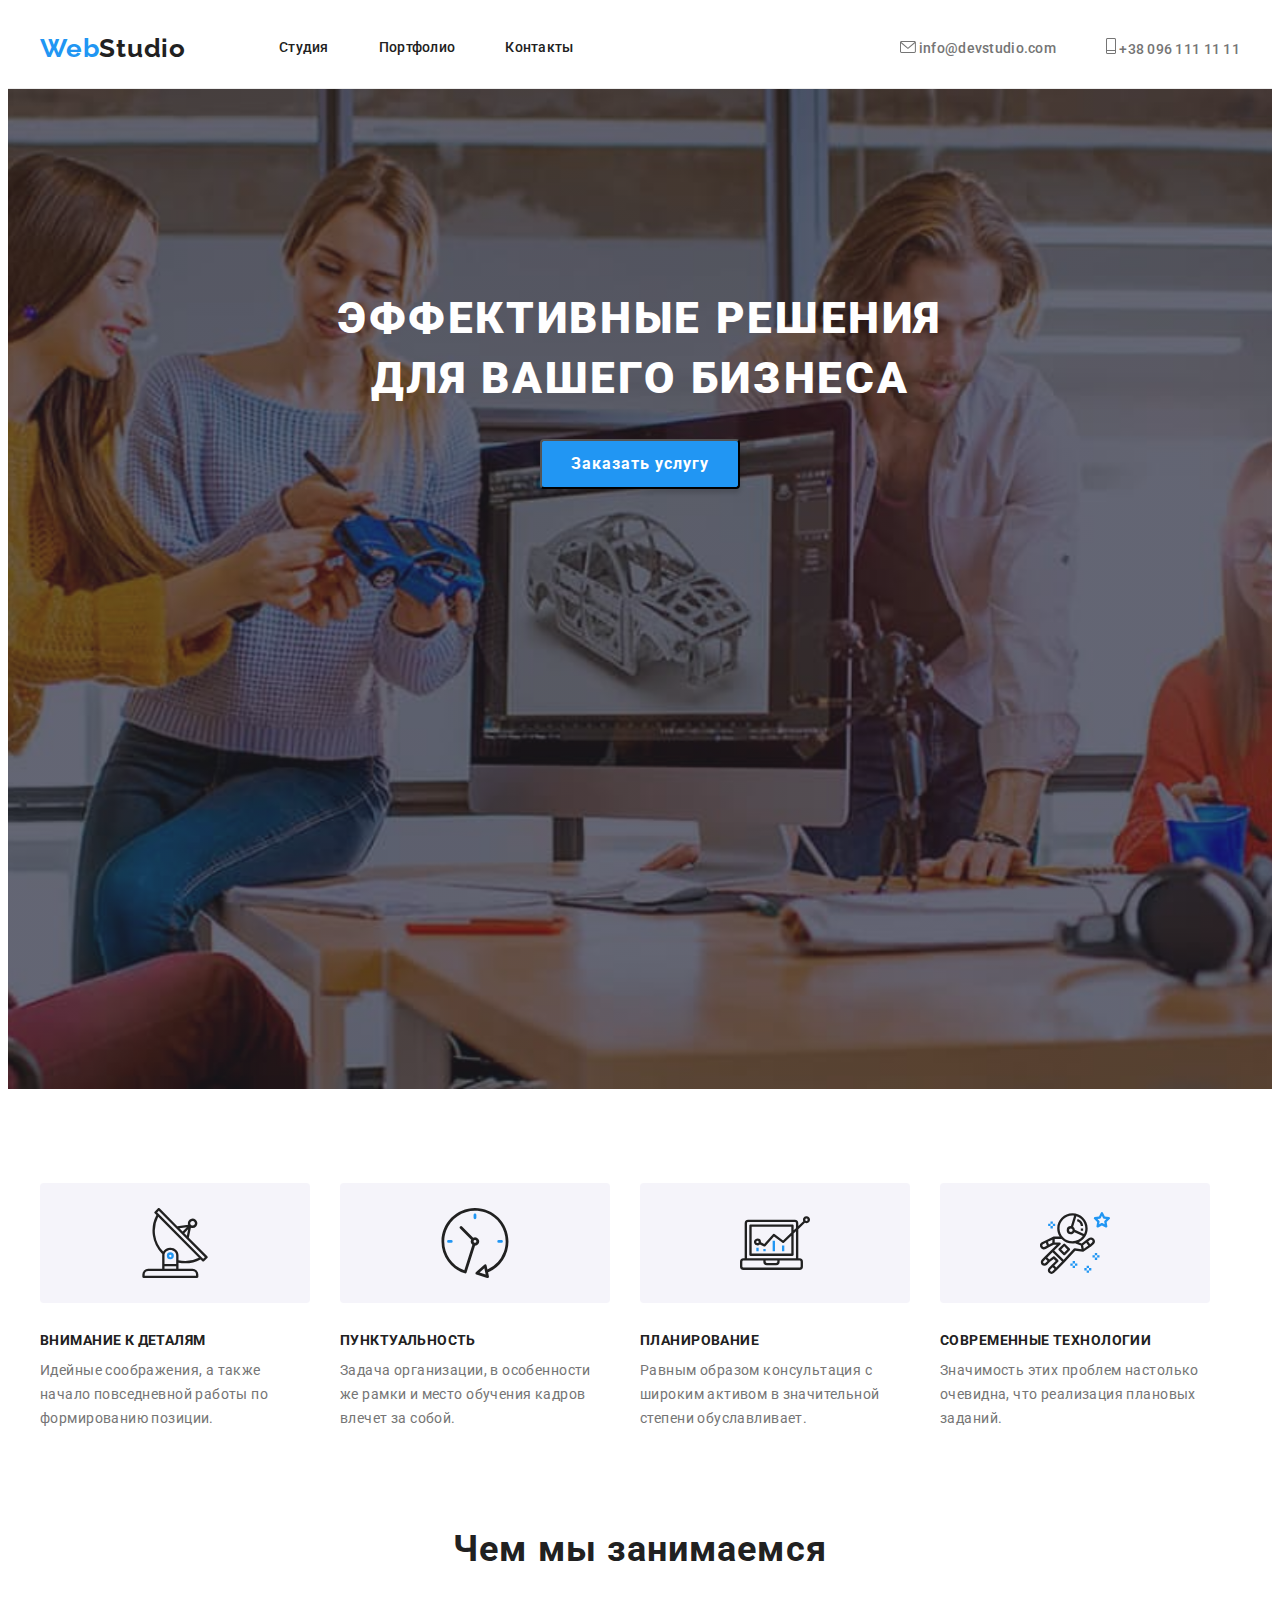
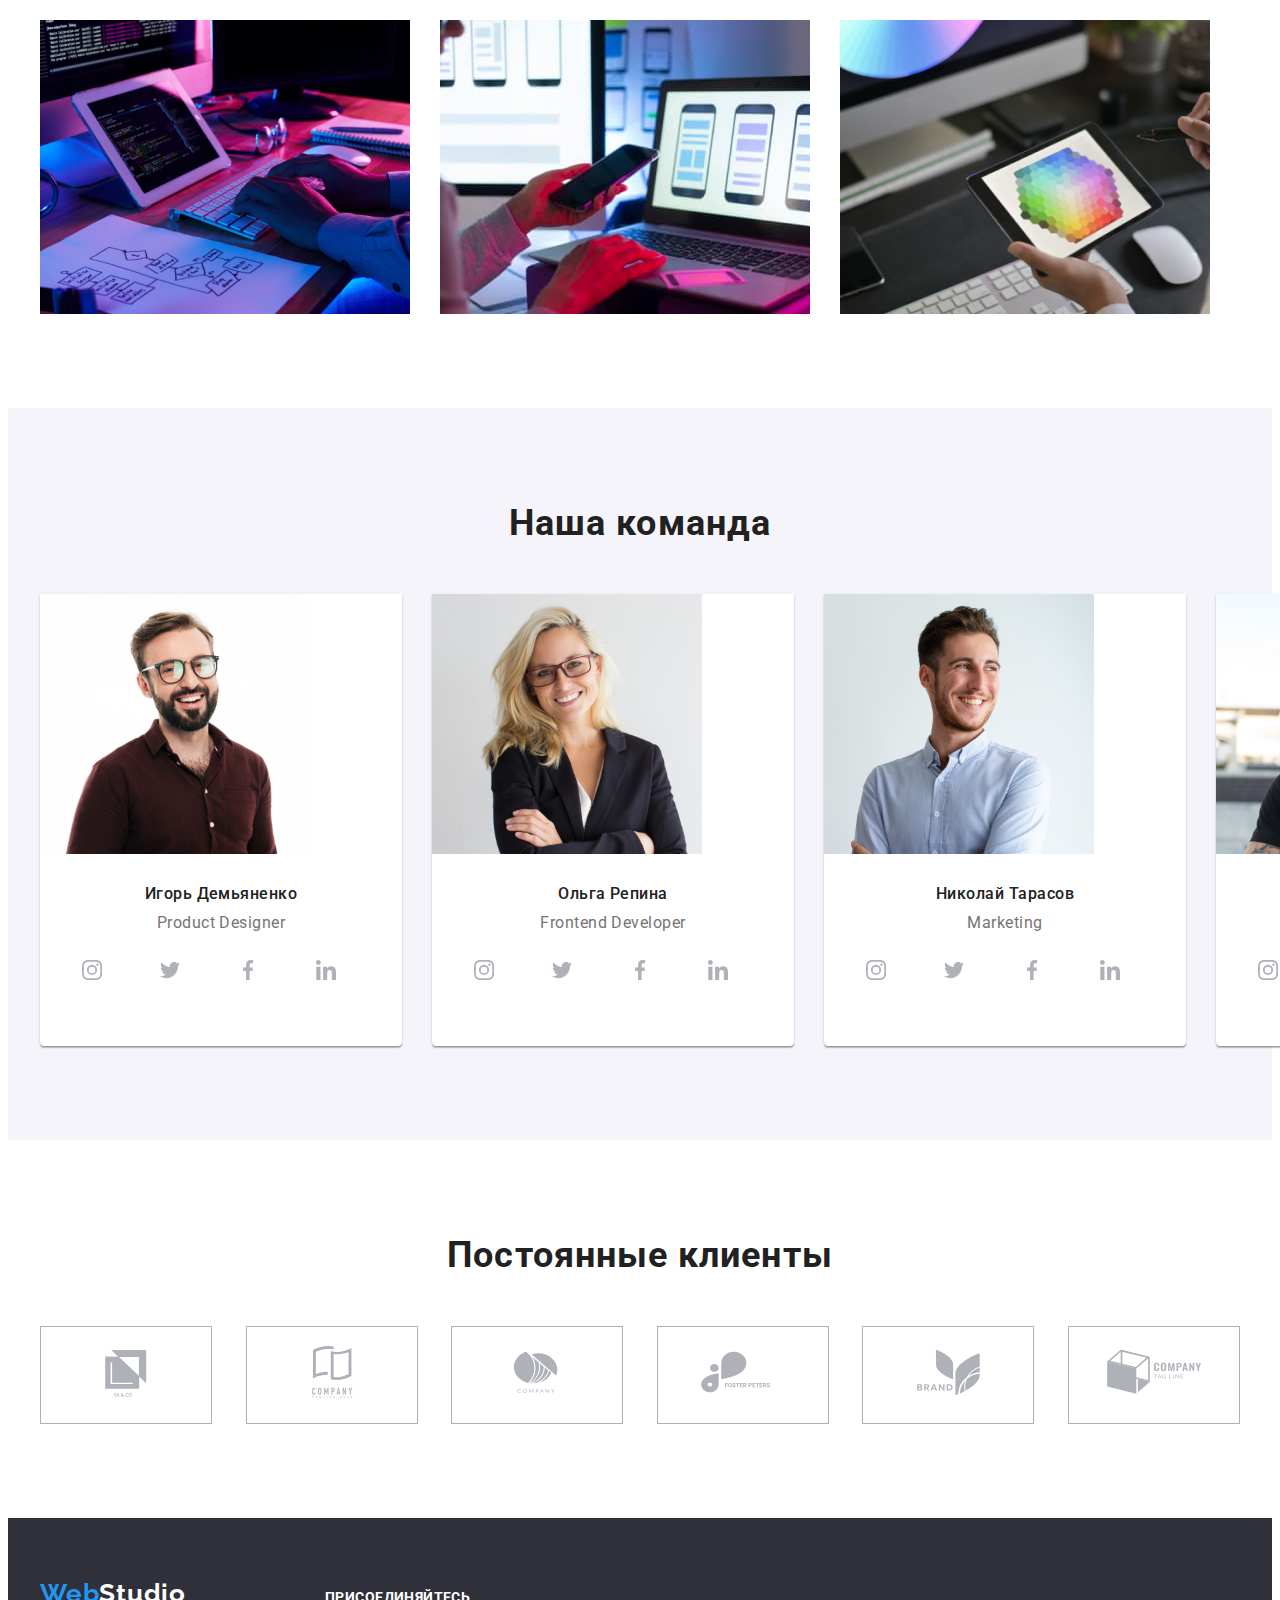
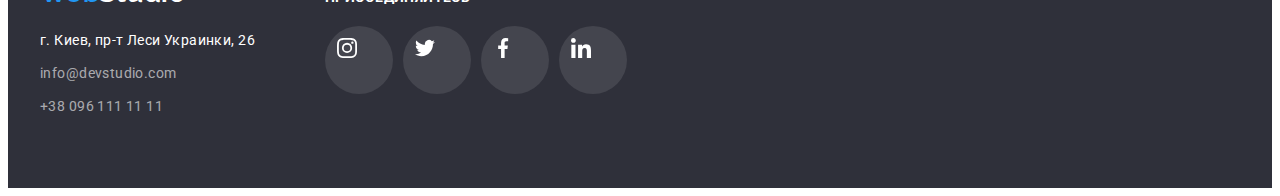
<file: index.html>
<!DOCTYPE html>
<html lang="ru">

<head>
    <meta charset="UTF-8">
    <meta http-equiv="X-UA-Compatible" content="IE=edge">
    <meta name="viewport" content="width=device-width, initial-scale=1.0">
    <title>Главная страница</title>
    <link rel="preconnect" href="https://fonts.googleapis.com">
    <link rel="preconnect" href="https://fonts.gstatic.com" crossorigin>
    <link rel="preconnect" href="https://fonts.googleapis.com">
    <link rel="preconnect" href="https://fonts.gstatic.com" crossorigin>
    <link href="https://fonts.googleapis.com/css2?family=Raleway:wght@700&family=Roboto:wght@400;500;700;900&display=swap"
        rel="stylesheet">
<link rel="stylesheet" href="https://cdnjs.cloudflare.com/ajax/libs/modern-normalize/1.1.0/modern-normalize.min.css"
    integrity="sha512-wpPYUAdjBVSE4KJnH1VR1HeZfpl1ub8YT/NKx4PuQ5NmX2tKuGu6U/JRp5y+Y8XG2tV+wKQpNHVUX03MfMFn9Q=="
    crossorigin="anonymous" referrerpolicy="no-referrer" />
    <link rel="stylesheet" href="./css/styles.css" />
</head>

<body>
    <!-- Шапка сайта-->
    <header class="header">
      <div class="container header-flex">
<nav class="header-navigation">
    <a href="index.html" class="header-logo link"> Web<span class="header-studio">Studio</span> </a>
<ul class="header-list list">
    <li class="header-item"> <a href="index.html" class="header-link link"> Студия</a></li>
    <li class="header-item"> <a href="portfolio.html" class="header-link link"> Портфолио</a></li>
    <li class="header-item"> <a href="" class="header-link link"> Контакты</a></li>
</ul>
  </nav>
<ul class="auth-nav list">
    <li class="header-item"> <a href="mailto:info@devstudio.com" class="header-mail link">
        <svg class="envelope-icon" width="16px" height="12px">
            <use href="./images/symbol-defs.svg#envelope">
            </use>
        </svg>
        info@devstudio.com </a></li>
    <li class="header-item"> <a href="tel:+380961111111" class="header-tel link">
        <svg class="tel-icon" width="10px" height="16px">
            <use href="./images/symbol-defs.svg#vector">
            </use>
        </svg>
        +38 096 111 11 11</a></li>
</ul>
      </div>
    </header>
    <!--створити div для банера -->
    <main>
        <section class="section hero">
            <div class="container hero-content">
<h1 class="hero-title">Эффективные решения <br /> для вашего бизнеса</h1>
<button type="button" class="hero-button"> Заказать услугу</button>
            </div>
        </section>
        <!--Секции-->
        <!-- Приховати заголовок нижче 'Особенности'-->
        <section class="section benefits">
            <div class="container">
<h2 class="visually-hidden"> Особенности</h2>
<ul class="benefits-list list">
    <li class="benefits-item icon-antenna">
        <h3 class="benefits-item-title">Внимание к деталям</h3>
        <p class="benefits-text">Идейные соображения, а также начало повседневной работы по формированию позиции.</p>
    </li>
    <li class="benefits-item icon-clock">
        <h3 class="benefits-item-title">Пунктуальность</h3>
        <p class="benefits-text">Задача организации, в особенности же рамки и место обучения кадров влечет за собой.</p>
    </li>
    <li class="benefits-item icon-diagram">
        <h3 class="benefits-item-title">Планирование</h3>
        <p class="benefits-text">Равным образом консультация с широким активом в значительной степени обуславливает.</p>
    </li>
    <li class="benefits-item icon-astronaut">
        <h3 class="benefits-item-title">Современные технологии</h3>
        <p class="benefits-text">Значимость этих проблем настолько очевидна, что реализация плановых заданий.</p>
    </li>
</ul>
            </div>
        </section>
        <section class="section products">
            <div class="container">
<h2 class="products-title"> Чем мы занимаемся</h2>
<ul class="products-list list">
    <li class="products-item">
        <img src="./images/comp.jpg" alt="Програмирование" width="370" height="294">
    </li>
    <li class="products-item">
        <img src="./images/apps.jpg" alt="Мобильные приложения" width="370" height="294">
    </li>
    <li class="products-item">
        <img src="./images/design.jpg" alt="Дизайн" width="370" height="294">
    </li>
</ul>
            </div>
        </section>
        <section class="section team">
            <div class="container">
<h2 class="team-title"> Наша команда</h2>
<ul class="team-list list">
    <li class="team-item">
        <img src="./images/ihor.jpg" alt="Фото Игорь Демьяненко" width="270" height="260">
        <div class="card-team">
            <h3 class="team-item-title">Игорь Демьяненко</h3>
            <p lang="en" class="team-item-text"> Product Designer</p>
            <ul class="team-social list">
                <li class="team-social-item"> 
                    <a href="" class="team-link"> 
                    <svg class="team-icon" width="20px" height="20px">
                        <use href="./images/symbol-defs.svg#instagram"></use>
                    </svg>
                </a>
            </li>
                <li class="team-social-item">
<a href="" class="team-link">
    <svg class="team-icon" width="20px" height="20px">
        <use href="./images/symbol-defs.svg#twitter"></use>
    </svg>
</a>
                </li>
                <li class="team-social-item">
                    <a href="" class="team-link">
                        <svg class="team-icon" width="20px" height="20px">
                            <use href="./images/symbol-defs.svg#facebook"></use>
                        </svg>
                    </a>
                </li>
                <li class="team-social-item">
                    <a href="" class="team-link">
                        <svg class="team-icon" width="20px" height="20px">
                            <use href="./images/symbol-defs.svg#linkedin"></use>
                        </svg>
                    </a>
                </li>
            </ul>
        </div>
    
    <li class="team-item">
        <img src="./images/olha.jpg" alt="Фото льга Репина" width="270" height="260">
        <div class="card-team">
<h3 class="team-item-title"> Ольга Репина</h3>
<p lang="en" class="team-item-text"> Frontend Developer</p>
<ul class="team-social list">
    <li class="team-social-item">
        <a href="" class="team-link">
            <svg class="team-icon" width="20px" height="20px">
                <use href="./images/symbol-defs.svg#instagram"></use>
            </svg>
        </a>
    </li>
    <li class="team-social-item">
        <a href="" class="team-link">
            <svg class="team-icon" width="20px" height="20px">
                <use href="./images/symbol-defs.svg#twitter"></use>
            </svg>
        </a>
    </li>
    <li class="team-social-item">
        <a href="" class="team-link">
            <svg class="team-icon" width="20px" height="20px">
                <use href="./images/symbol-defs.svg#facebook"></use>
            </svg>
        </a>
    </li>
    <li class="team-social-item">
        <a href="" class="team-link">
            <svg class="team-icon" width="20px" height="20px">
                <use href="./images/symbol-defs.svg#linkedin"></use>
            </svg>
        </a>
    </li>
</ul>
</div>
       
    </li>
    <li class="team-item">
        <img src="./images/nikola.jpg" alt="Фото Николай Тарасов" width="270" height="260">
        <div class="card-team">
        <h3 class="team-item-title">Николай Тарасов </h3>
        <p lang="en" class="team-item-text"> Marketing </p>
    <ul class="team-social list">
        <li class="team-social-item">
            <a href="" class="team-link">
                <svg class="team-icon" width="20px" height="20px">
                    <use href="./images/symbol-defs.svg#instagram"></use>
                </svg>
            </a>
        </li>
        <li class="team-social-item">
            <a href="" class="team-link">
                <svg class="team-icon" width="20px" height="20px">
                    <use href="./images/symbol-defs.svg#twitter"></use>
                </svg>
            </a>
        </li>
        <li class="team-social-item">
            <a href=""  class="team-link">
                <svg class="team-icon" width="20px" height="20px">
                    <use href="./images/symbol-defs.svg#facebook"></use>
                </svg>
            </a>
        </li>
        <li class="team-social-item">
            <a href="" class="team-link">
                <svg class="team-icon" width="20px" height="20px">
                    <use href="./images/symbol-defs.svg#linkedin"></use>
                </svg>
            </a>
        </li>
    </ul>
    </div>
       
    </li>
    <li class="team-item">
        <img src="./images/mihail.jpg" alt="Фото Михаил Ермаков" width="270" height="260">
        <div class="card-team">
                <h3 class="team-item-title"> Михаил Ермаков</h3>
                <p lang="en" class="team-item-text">UI Designer </p>
        <ul class="team-social list">
            <li class="team-social-item">
                <a href="" class="team-link">
                    <svg class="team-icon" width="20px" height="20px">
                        <use href="./images/symbol-defs.svg#instagram"></use>
                    </svg>
                </a>
            </li>
            <li class="team-social-item">
                <a href="" class="team-link">
                    <svg class="team-icon" width="20px" height="20px">
                        <use href="./images/symbol-defs.svg#twitter"></use>
                    </svg>
                </a>
            </li>
            <li class="team-social-item">
                <a href="" class="team-link">
                    <svg class="team-icon" width="20px" height="20px">
                        <use href="./images/symbol-defs.svg#facebook"></use>
                    </svg>
                </a>
            </li>
            <li class="team-social-item">
                <a href="" class="team-link">
                    <svg class="team-icon" width="20px" height="20px">
                        <use href="./images/symbol-defs.svg#linkedin"></use>
                    </svg>
                </a>
            </li>
        </ul>
            </div>
    </li>
</ul>
</div>
        </section>
        <section class="clients">
            <div class="container">
                <h2 class="clients-title"> Постоянные клиенты  </h2>
                <ul class="client-list list">
                    <li class="client-item"> 
                        <a href="" class="client-link">
                    <svg class="client-icon" width="170px" height="92px">
                    <use href="./images/symbol-defs.svg#clienta"> </use>
                    </svg>
                        </a>
                    </li>
                     <li class="client-item">
                            <a href="" class="client-link">
                                <svg class="client-icon" width="170px" height="92px">
                                    <use href="./images/symbol-defs.svg#clientb"> </use>
                                </svg>
                            </a>
                        </li>
                            <li class="client-item">
                                <a href="" class="client-link">
                                    <svg class="client-icon" width="170px" height="92px">
                                        <use href="./images/symbol-defs.svg#clientc"> </use>
                                    </svg>
                                </a>
                            </li>
                                <li class="client-item">
                                    <a href="" class="client-link">
                                        <svg class="client-icon" width="170px" height="92px">
                                            <use href="./images/symbol-defs.svg#clientd"> </use>
                                        </svg>
                                    </a>
                                </li>
                                    <li class="client-item">
                                        <a href="" class="client-link">
                                            <svg class="client-icon" width="170px" height="92px">
                                                <use href="./images/symbol-defs.svg#cliente"> </use>
                                            </svg>
                                        </a>
                                    </li>
                                        <li class="client-item">
                                            <a href="" class="client-link">
                                                <svg class="client-icon" width="170px" height="92px">
                                                    <use href="./images/symbol-defs.svg#clientf"> </use>
                                                </svg>
                                            </a>
                                        </li>
                </ul>
            </div>
        </section>
    </main>
    <!-- Футер-->
    <footer class="footer">
        <div class="footer-flex container">
<div class="address-menu">
    <a href="index.html" class="footer-logo link"> Web<span class="footer-studio">Studio</span> </a>
    <address class="address">
        <ul class="address-list list">
            <li class="address-item"> <a href="" class="address-link link"> г. Киев, пр-т Леси Украинки, 26 </a></li>
            <li class="address-item"> <a href="mailto:info@devstudio.com"
                    class="address-mail-link link">info@devstudio.com</a></li>
            <li class="address-item"> <a href="tel:+380961111111" class="address-tel-link link">+38 096 111 11 11</a>
            </li>
        </ul>
    </address>
</div>
<div class="social-menu">
    <h3 class="footer-social-title">
        Присоединяйтесь
    </h3>
    <ul class="footer-social list">
        <li class="footer-social-item">
            <a href="" class="footer-social-link">
                <svg class="footer-icon" width="20px" height="20px">
                    <use href="./images/symbol-defs.svg#instagram"></use>
                </svg>
            </a>
        </li>
        <li class="footer-social-item">
            <a href="" class="footer-social-link">
                <svg class="footer-icon" width="20px" height="20px">
                    <use href="./images/symbol-defs.svg#twitter"></use>
                </svg>
            </a>
        </li>
        <li class="footer-social-item">
            <a href="" class="footer-social-link">
                <svg class="footer-icon" width="20px" height="20px">
                    <use href="./images/symbol-defs.svg#facebook"></use>
                </svg>
            </a>
        </li>
        <li class="footer-social-item">
            <a href="" class="footer-social-link">
                <svg class="footer-icon" width="20px" height="20px">
                    <use href="./images/symbol-defs.svg#linkedin"></use>
                </svg>
            </a>
        </li>
    </ul>
</div>
        </div>
         
    </footer>
</body>
</html>
</file>
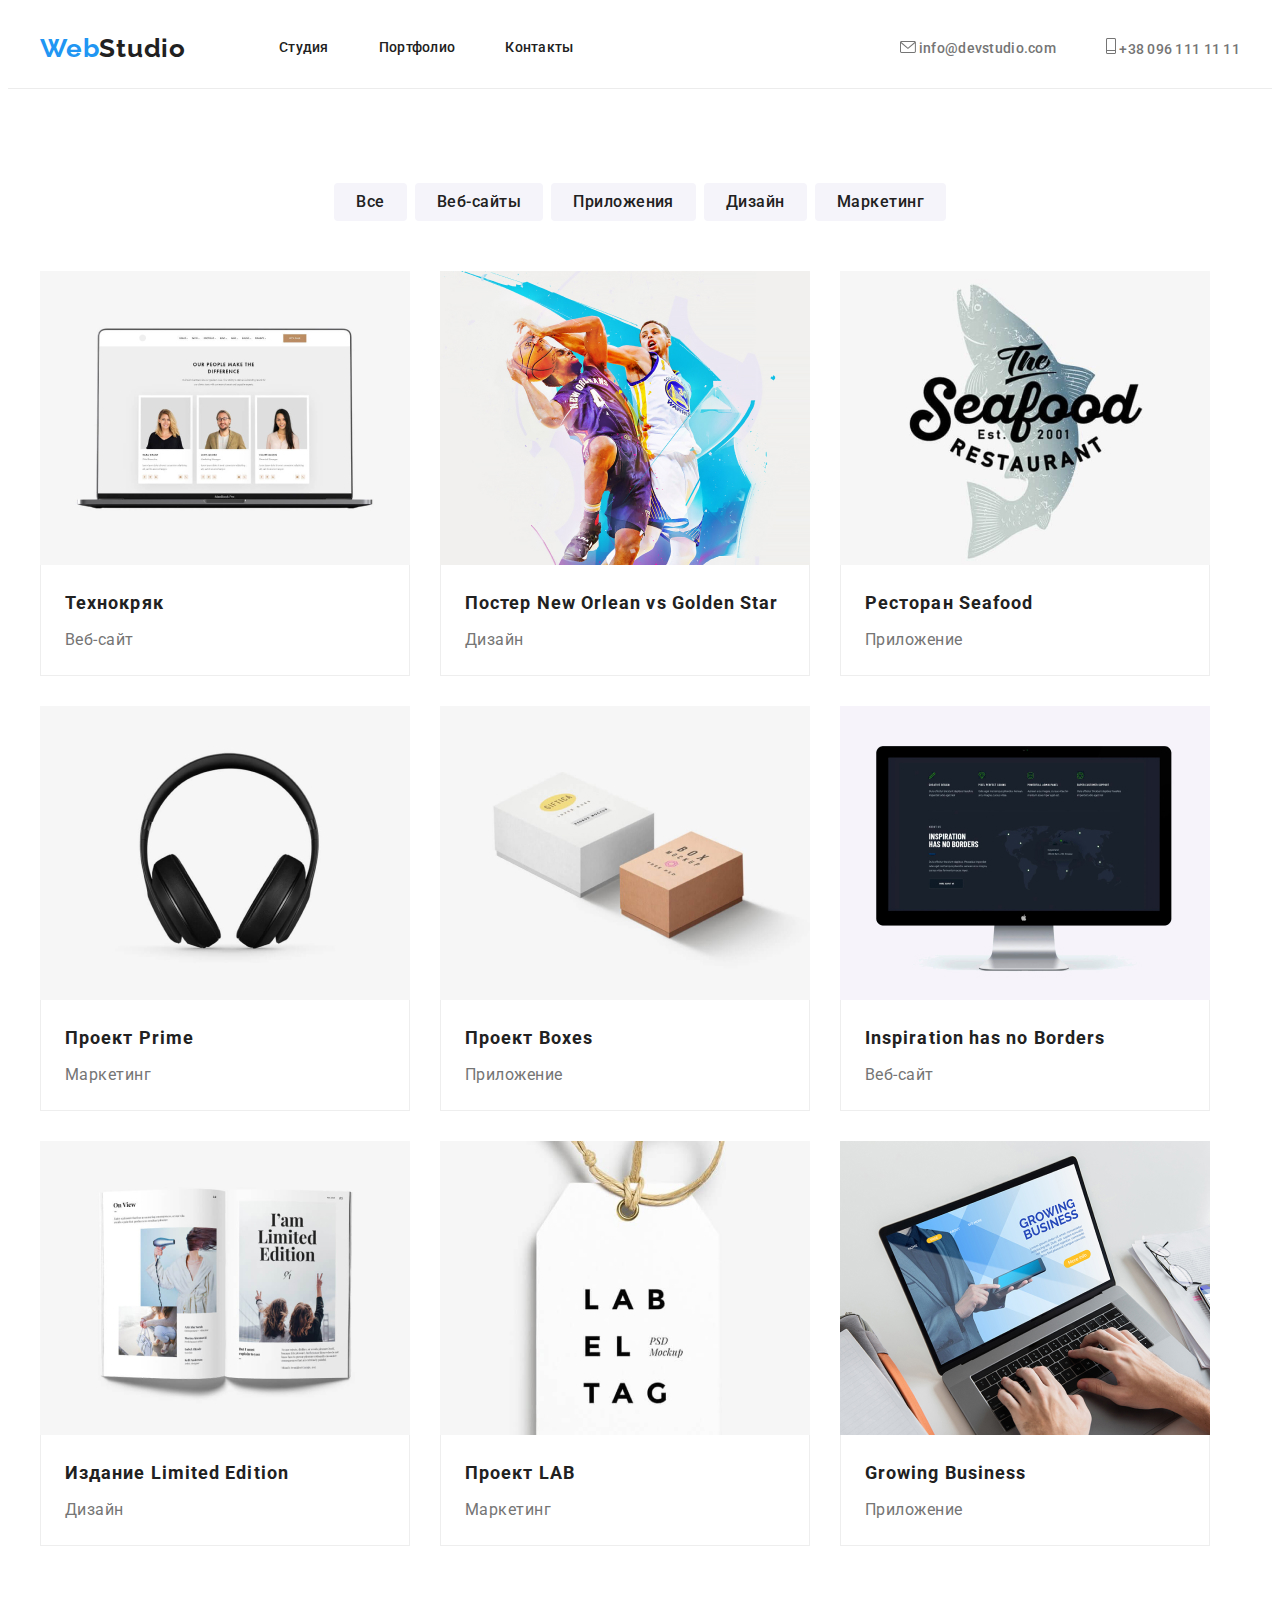
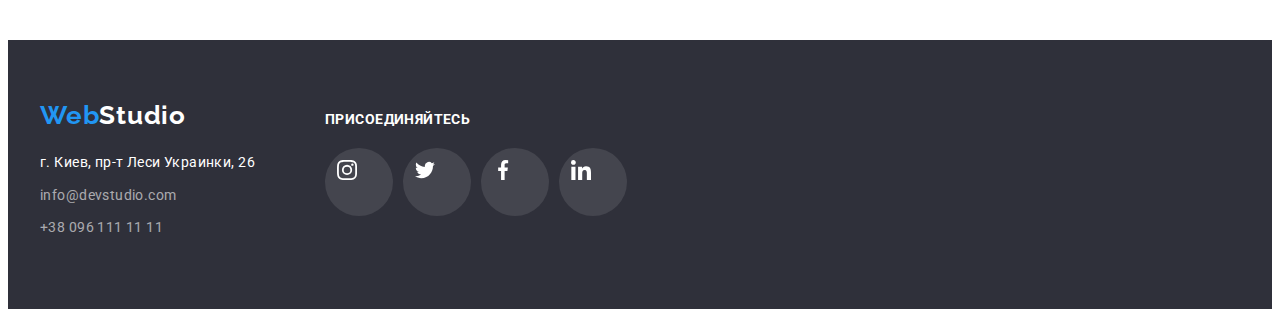
<file: portfolio.html>
<!DOCTYPE html>
<html lang="ru">

<head>
    <meta charset="UTF-8">
    <meta http-equiv="X-UA-Compatible" content="IE=edge">
    <meta name="viewport" content="width=device-width, initial-scale=1.0">
    <title>Портфолио</title>
    <link rel="preconnect" href="https://fonts.googleapis.com">
    <link rel="preconnect" href="https://fonts.gstatic.com" crossorigin>
<link rel="preconnect" href="https://fonts.googleapis.com">
<link rel="preconnect" href="https://fonts.gstatic.com" crossorigin>
<link href="https://fonts.googleapis.com/css2?family=Raleway:wght@700&family=Roboto:wght@400;500;700;900&display=swap"
    rel="stylesheet">
    <link rel="stylesheet" href="https://cdnjs.cloudflare.com/ajax/libs/modern-normalize/1.1.0/modern-normalize.min.css"
        integrity="sha512-wpPYUAdjBVSE4KJnH1VR1HeZfpl1ub8YT/NKx4PuQ5NmX2tKuGu6U/JRp5y+Y8XG2tV+wKQpNHVUX03MfMFn9Q=="
        crossorigin="anonymous" referrerpolicy="no-referrer" />
    <link rel="stylesheet" href="./css/styles.css"/>
</head>
<body>
<header class="header">
    <div class="container header-flex">
        <nav class="header-navigation">
            <a href="index.html" class="header-logo link"> Web<span class="header-studio">Studio</span> </a>
            <ul class="header-list list">
                <li class="header-item"> <a href="index.html" class="header-link link"> Студия</a></li>
                <li class="header-item"> <a href="portfolio.html" class="header-link link"> Портфолио</a></li>
                <li class="header-item"> <a href="" class="header-link link"> Контакты</a></li>
            </ul>
        </nav>
        <ul class="auth-nav list">
            <li class="header-item"> <a href="mailto:info@devstudio.com" class="header-mail link">
                    <svg class="envelope-icon" width="16px" height="12px">
                        <use href="./images/symbol-defs.svg#envelope">
                        </use>
                    </svg>
                    info@devstudio.com </a></li>
            <li class="header-item"> <a href="tel:+380961111111" class="header-tel link">
                    <svg class="tel-icon" width="10px" height="16px">
                        <use href="./images/symbol-defs.svg#vector">
                        </use>
                    </svg>
                    +38 096 111 11 11</a></li>
        </ul>
    </div>
</header>
<main>
    <section class="section portfolio">
        <div class="container">
<ul class="portfolio-list list">
    <li class="portfolio-item"> <button type="button" class="portfolio-button">Все </button></li>
    <li class="portfolio-item"> <button type="button" class="portfolio-button">Веб-сайты </button> </li>
    <li class="portfolio-item"><button type="button" class="portfolio-button">Приложения </button> </li>
    <li class="portfolio-item"><button type="button" class="portfolio-button">Дизайн </button> </li>
    <li class="portfolio-item"> <button type="button" class="portfolio-button"> Маркетинг</button></li>
</ul>
<ul class="projects-list list">
    <li class="projects-item">
        <img src="./images/techsite.jpg" alt="Картинка сайта" width="370" height="294">
        <div class="card">
        <h3 class="projects-title"> Технокряк</h3>
        <p class="projects-text"> Веб-сайт</p>
        </div>
    </li>
    <li class="projects-item">
        <img src="./images/neworlean.jpg" alt="Постер New Orlean" width="370" height="294">
        <div class="card">
        <h3 class="projects-title"> Постер New Orlean vs Golden Star</h3>
        <p class="projects-text"> Дизайн </p>
        </div>
    </li>
    <li class="projects-item">
        <img src="./images/seafood.jpg" alt="Логотип ресторана" width="370" height="294">
        <div class="card">
        <h3 class="projects-title"> Ресторан Seafood</h3>
        <p class="projects-text"> Приложение </p>
        </div>
    </li>
    <li class="projects-item">
        <img src="./images/prime.jpg" alt="Картинка наушников" width="370" height="294">
        <div class="card">
        <h3 class="projects-title"> Проект Prime</h3>
        <p class="projects-text"> Маркетинг </p>
        </div>
    </li>
    <li class="projects-item">
        <img src="./images/boxes.jpg" alt="Картинка коробки" width="370" height="294">
        <div class="card">
        <h3 class="projects-title"> Проект Boxes</h3>
            <p class="projects-text"> Приложение </p>
        </div>
    </li>
    <li class="projects-item">
        <img src="./images/inspiration.jpg" alt="Картинка компа" width="370" height="294">
        <div class="card">
        <h3 class="projects-title"> Inspiration has no Borders</h3>
        <p class="projects-text"> Веб-сайт</p>
        </div>
    </li>
    <li class="projects-item">
        <img src="./images/limitededition.jpg" alt="Картинка книги" width="370" height="294">
        <div class="card">
        <h3 class="projects-title"> Издание Limited Edition</h3>
        <p class="projects-text"> Дизайн</p>
        </div>
    </li>
    <li class="projects-item">
        <img src="./images/lab.jpg" alt="Картинка логотипа" width="370" height="294">
        <div class="card">
        <h3 class="projects-title"> Проект LAB</h3>
        <p class="projects-text"> Маркетинг</p>
        </div> 
    </li>
    <li class="projects-item">
        <img src="./images/growingbuisiness.jpg" alt="Картинка сайта" width="370" height="294">
        <div class="card">
        <h3 class="projects-title"> Growing Business</h3>
        <p class="projects-text"> Приложение</p>
        </div>
        </li>
</ul>
        </div>   
    </section>
</main>
<footer class="footer">
    <div class="footer-flex container">
        <div class="address-menu">
            <a href="index.html" class="footer-logo link"> Web<span class="footer-studio">Studio</span> </a>
            <address class="address">
                <ul class="address-list list">
                    <li class="address-item"> <a href="" class="address-link link"> г. Киев, пр-т Леси Украинки, 26 </a>
                    </li>
                    <li class="address-item"> <a href="mailto:info@devstudio.com"
                            class="address-mail-link link">info@devstudio.com</a></li>
                    <li class="address-item"> <a href="tel:+380961111111" class="address-tel-link link">+38 096 111 11
                            11</a>
                    </li>
                </ul>
            </address>
        </div>
        <div class="social-menu">
            <h3 class="footer-social-title">
                Присоединяйтесь
            </h3>
            <ul class="footer-social list">
                <li class="footer-social-item">
                    <a href="" class="footer-social-link">
                        <svg class="footer-icon" width="20px" height="20px">
                            <use href="./images/symbol-defs.svg#instagram"></use>
                        </svg>
                    </a>
                </li>
                <li class="footer-social-item">
                    <a href="" class="footer-social-link">
                        <svg class="footer-icon" width="20px" height="20px">
                            <use href="./images/symbol-defs.svg#twitter"></use>
                        </svg>
                    </a>
                </li>
                <li class="footer-social-item">
                    <a href="" class="footer-social-link">
                        <svg class="footer-icon" width="20px" height="20px">
                            <use href="./images/symbol-defs.svg#facebook"></use>
                        </svg>
                    </a>
                </li>
                <li class="footer-social-item">
                    <a href="" class="footer-social-link">
                        <svg class="footer-icon" width="20px" height="20px">
                            <use href="./images/symbol-defs.svg#linkedin"></use>
                        </svg>
                    </a>
                </li>
            </ul>
        </div>
    </div>

</footer>
</body>
</html>
</file>
<file: css/styles.css>
:root {
  --header-title-color: #212121;
  --main-title-color: #ffffff;
  --second-title-color: #212121;
  --first-text-color: #757575;
  --second-text-color: rgba(255, 255, 255, 0.6);
  --accent-text-color: #2196f3;
  --primary-bg-color: #e5e5e5;
  --hero-bg-color: #2f303a;
  --secondary-bg-color: #f5f4fa;
  --footer-bg-color: #2f303a;
}
body {
  font-family: Roboto, sans-serif;
  color: var(--first-text-color);
}
.container {
  width: 1200px;
  margin-left: auto;
  margin-right: auto;
  padding-left: 15px;
  padding-right: 15px;
}
h1,
h2,
h3,
p,
ul {
  margin: 0;
}
.list {
  list-style: none;
  padding: 0;
}
.link {
  text-decoration: none;
}
.visually-hidden {
  position: absolute;
  white-space: nowrap;
  width: 1px;
  height: 1px;
  overflow: hidden;
  border: 0;
  padding: 0;
  clip: rect(0 0 0 0);
  clip-path: inset(50%);
  margin: -1px;
}
img {
  display: block;
  max-width: 100%;
  height: auto;
}
/* ------------header--------------- */
.header {
  border-bottom: 1px solid #ececec;
}

/*header flex*/
.header-flex {
  display: flex;
  align-items: center;
  justify-content: ;
}
.header-list {
  display: flex;
  margin-left: 93px;
}
.header-navigation {
  display: flex;
  align-items: center;
}
.header-list .header-item + .header-item {
  margin-left: 50px;
}

/*auth-nav flex*/
.auth-nav {
  display: flex;
  margin-left: auto;
}
.auth-nav .header-item + .header-item {
  margin-left: 50px;
}
.header-logo {
  font-family: Raleway;
  font-weight: bold;
  font-size: 26px;
  line-height: 1.19;
  letter-spacing: 0.03em;
  color: var(--accent-text-color);
}
.header-studio {
  font-family: Raleway;
  font-weight: bold;
  font-size: 26px;
  line-height: 1.19;
  letter-spacing: 0.03em;
  color: var(--second-title-color);
}

.header-link {
  display: block;
  padding-top: 32px;
  padding-bottom: 32px;

  font-weight: 500;
  font-size: 14px;
  line-height: 1.14;
  letter-spacing: 0.02em;
  color: var(--header-title-color);
}
.header-link:hover,
.header-link:focus {
  color: var(--accent-text-color);
}
.header-tel {
  font-weight: 500;
  font-size: 14px;
  line-height: 1.14;
  letter-spacing: 0.02em;
  color: var(--first-text-color);
}
.header-tel:hover,
.header-tel:focus {
  color: var(--accent-text-color);
}

.header-mail {
  font-weight: 500;
  font-size: 14px;
  line-height: 1.14;
  letter-spacing: 0.02em;
  color: var(--first-text-color);
}
.envelope-icon {
  fill: currentColor;
}
.tel-icon {
  fill: currentColor;
}
.header-mail:hover,
.header-mail:focus {
  color: var(--accent-text-color);
}

/* ---------hero-------------- */
.benefits {
  padding-top: 94px;
  padding-bottom: 47px;
}
.products {
  padding-top: 47px;
  padding-bottom: 94px;
}

.hero {
  height: 600px;
  max-width: 1600px;
  margin-left: auto;
  margin-right: auto;
  padding-top: 200px;
  padding-bottom: 200px;
  background-image: linear-gradient(
      to right,
      rgba(47, 48, 58, 0.4),
      rgba(47, 48, 58, 0.4)
    ),
    url(../images/header-img.jpg);
  background-size: cover;
  background-position: center;
}

.hero-content {
  text-align: center;
}

.hero-title {
  margin-top: 0;
  margin-bottom: 30px;

  font-weight: 900;
  font-size: 44px;
  line-height: 1.36;
  letter-spacing: 0.06em;
  text-transform: uppercase;
  color: var(--main-title-color);
}
.hero-button {
  height: 50px;
  min-width: 200px;
  box-shadow: 0px 4px 4px rgba(0, 0, 0, 0.15);
  border-radius: 4px;

  font-family: inherit;
  font-weight: bold;
  font-size: 16px;
  line-height: 1.88;
  text-align: center;
  align-items: center;
  letter-spacing: 0.06em;
  color: var(--main-title-color);
  background: #2196f3;
}

/* -----------benefits---------*/
.benefits-list {
  display: flex;
}
.benefits-item::before {
  display: block;
  content: " ";
  height: 120px;
  background-size: contain;
  background-repeat: no-repeat;
  background-position: center;
  background: #f5f4fa;
  border-radius: 4px;
}
.benefits-item::before {
  display: block;
  content: " ";
  height: 120px;
  background: #f5f4fa;
  border-radius: 4px;
  margin-bottom: 30px;
}
.icon-antenna::before {
  background-image: url(../images/antenna.svg);
  background-repeat: no-repeat;
  background-position: center;
}
.icon-clock::before {
  background-image: url(../images/clock.svg);
  background-repeat: no-repeat;
  background-position: center;
}
.icon-diagram::before {
  background-image: url(../images/diagram.svg);
  background-repeat: no-repeat;
  background-position: center;
}
.icon-astronaut::before {
  background-image: url(../images/astronaut.svg);
  background-repeat: no-repeat;
  background-position: center;
}

.benefits-item-title {
  width: 270px;
  margin-bottom: 10px;

  font-weight: bold;
  font-size: 14px;
  line-height: 1.14;
  letter-spacing: 0.03em;
  text-transform: uppercase;
  color: var(--second-title-color);
}

.benefits-text {
  width: 270px;
  min-height: 75px;
  font-family: Roboto;
  font-weight: normal;
  font-size: 14px;
  line-height: 1.71;
  letter-spacing: 0.03em;
  color: var(--first-text-color);
}

.benefits-item + .benefits-item {
  margin-left: 30px;
}
/* -----products------ */

.products-title {
  font-weight: bold;
  font-size: 36px;
  line-height: 1.17;
  text-align: center;
  letter-spacing: 0.03em;
  color: var(--second-title-color);
  margin-bottom: 50px;
}

.products-list {
  display: flex;
}
.products-list .products-item + .products-item {
  margin-left: 30px;
}

/*----------team-------------*/
.team {
  background-color: var(--secondary-bg-color);
  padding-bottom: 94px;
  padding-top: 94px;
}
.team-list {
  display: flex;
}
.card-team {
  padding-top: 30px;
  padding-bottom: 30px;
}

.team-item {
  background: #ffffff;
  box-shadow: 0px 1px 3px rgba(0, 0, 0, 0.12), 0px 1px 1px rgba(0, 0, 0, 0.14),
    0px 2px 1px rgba(0, 0, 0, 0.2);
  border-radius: 0px 0px 4px 4px;
}
.team-title {
  margin-bottom: 50px;
  font-weight: bold;
  font-size: 36px;
  line-height: 1.17;
  text-align: center;
  letter-spacing: 0.03em;
  color: var(--second-title-color);
}
.team-item-title {
  margin-bottom: 10px;

  font-weight: 500;
  font-size: 16px;
  line-height: 1.19;
  text-align: center;
  letter-spacing: 0.03em;
  color: var(--second-title-color);
}
.team-item-text {
  margin-bottom: 16px;
  font-weight: normal;
  font-size: 16px;
  line-height: 1.19;
  text-align: center;
  letter-spacing: 0.03em;
  color: var(--first-text-color);
}
.team-social {
  display: flex;
  margin-left: 30px;
  margin-right: 30px;
  justify-content: space-between;
}
.team-social-item + .team-social-item {
  margin-left: 10px;
}
.team-list .team-item + .team-item {
  margin-left: 30px;
}
.team-link {
  display: inline-block;
  height: 44px;
  width: 44px;
  padding: 12px 12px;
  border-radius: 50%;
  color: #afb1b8;
}
.team-icon {
  fill: currentColor;
}

.team-link:hover,
.team-link:focus {
  background-color: var(--accent-text-color);
  color: var(--main-title-color);
  cursor: pointer;
}
/* -------------Clients-------------------*/
.clients {
  padding-top: 94px;
  padding-bottom: 94px;
}
.clients-title {
  margin-bottom: 50px;
  font-style: normal;
  font-weight: bold;
  font-size: 36px;
  line-height: 1.17;
  text-align: center;
  letter-spacing: 0.03em;
  color: var(--second-title-color);
}
.client-list {
  display: flex;
  justify-content: space-between;
}
.client-item + .client-item {
  margin-left: 30px;
}
.client-link {
  display: inline-block;
  color: #afb1b8;
  border: 1px solid #afb1b8;
}
.client-icon {
  fill: currentColor;
}
.client-link:hover,
.client-link:focus {
  color: var(--accent-text-color);
  border: 1px solid var(--accent-text-color);
}
/*---------footer--address---------------*/
.footer {
  padding-top: 60px;
  padding-bottom: 60px;
  background-color: var(--footer-bg-color);
}
.footer-logo {
  font-family: Raleway;
  font-weight: bold;
  font-size: 26px;
  line-height: 1.19;
  letter-spacing: 0.03em;
  color: var(--accent-text-color);
}
.footer-studio {
  font-family: Raleway;
  font-weight: bold;
  font-size: 26px;
  line-height: 1.19;
  letter-spacing: 0.03em;
  color: var(--main-title-color);
}
.address {
  margin-top: 20px;
  font-style: normal;
}
.address-item {
  margin-bottom: 9px;
}
.address-link {
  font-weight: normal;
  font-size: 14px;
  line-height: 1.71;
  letter-spacing: 0.03em;
  color: var(--main-title-color);
}
.address-mail-link {
  font-weight: normal;
  font-size: 14px;
  line-height: 1.71;
  letter-spacing: 0.03em;
  color: rgba(255, 255, 255, 0.6);
}
.address-tel-link {
  font-weight: normal;
  font-size: 14px;
  line-height: 1.71;
  letter-spacing: 0.03em;
  color: rgba(255, 255, 255, 0.6);
}
.address-mail-link:hover,
.address-mail-link:focus,
.address-tel-link:hover,
.address-tel-link:focus {
  color: var(--accent-text-color);
}
.footer-social-title {
  margin-bottom: 20px;

  font-style: normal;
  font-weight: bold;
  font-size: 14px;
  line-height: 1.14;
  letter-spacing: 0.03em;
  text-transform: uppercase;

  color: #ffffff;
}
.footer-social {
  display: flex;
  max-width: 206px;
  justify-content: space-between;
}
.footer-social-item + .footer-social-item {
  margin-left: 10px;
}
.footer-social-link {
  display: inline-block;
  height: 44px;
  width: 44px;
  padding: 12px 12px;
  border-radius: 50%;
  color: #fff;
  background: rgba(255, 255, 255, 0.1);
}
.footer-icon {
  fill: currentColor;
}
.footer-social-link:hover,
.footer-social-link:focus {
  background-color: var(--accent-text-color);
  color: var(--main-title-color);
  cursor: pointer;
}
.footer-flex {
  display: flex;
  align-items: baseline;
}
.social-menu {
  margin-left: 70px;
}
/* ---------------- portfolio-----------------------*/
.portfolio {
  padding-top: 94px;
  padding-bottom: 94px;
}
.portfolio-list {
  display: flex;
  justify-content: center;
  margin-bottom: 50px;
}
.portfolio-list .portfolio-item + .portfolio-item {
  margin-left: 8px;
}
.portfolio-button {
  display: inline-block;
  height: 38px;
  min-width: 73px;
  padding: 6px 22px;
  border: 0;
  border-radius: 4px;
  cursor: pointer;

  font-family: inherit;
  font-weight: 500;
  font-size: 16px;
  line-height: 1.63;
  text-align: center;
  letter-spacing: 0.03em;
  color: var(--second-title-color);
  background: var(--secondary-bg-color);
}
.portfolio-button:hover,
.portfolio-button:focus {
  font-weight: 500;
  font-size: 16px;
  line-height: 1.63;
  text-align: center;
  letter-spacing: 0.03em;
  color: var(--main-title-color);
  background: #2196f3;

  box-shadow: 0px 3px 1px rgba(0, 0, 0, 0.1), 0px 1px 2px rgba(0, 0, 0, 0.08),
    0px 2px 2px rgba(0, 0, 0, 0.12);
  border-radius: 4px;
}

/*----------------projects---------------------*/
.projects-list {
  display: flex;
  flex-wrap: wrap;
}
.projects-item + .projects-item {
  margin-left: 30px;
}
.projects-item:nth-child(3n + 1) {
  margin-left: 0;
}
.projects-item {
  margin-bottom: 30px;
  width: 370px;
  box-sizing: border-box;
}
.projects-item:nth-last-child(-n + 3) {
  margin-bottom: 0;
}
.projects-item:hover,
.projects-item:focus {
  box-shadow: 0px 1px 1px rgba(0, 0, 0, 0.12), 0px 4px 4px rgba(0, 0, 0, 0.06),
    1px 4px 6px rgba(0, 0, 0, 0.16);
}
.projects-title {
  margin-bottom: 4px;

  font-weight: bold;
  font-size: 18px;
  line-height: 2;
  letter-spacing: 0.06em;
  color: var(--second-title-color);
}
.projects-text {
  font-weight: normal;
  font-size: 16px;
  line-height: 1.87;
  letter-spacing: 0.03em;
  color: var(--first-text-color);
}
.card {
  padding: 20px 24px;

  background: #ffffff;
  border: 1px solid #eeeeee;
  border-top: none;
}
</file>
